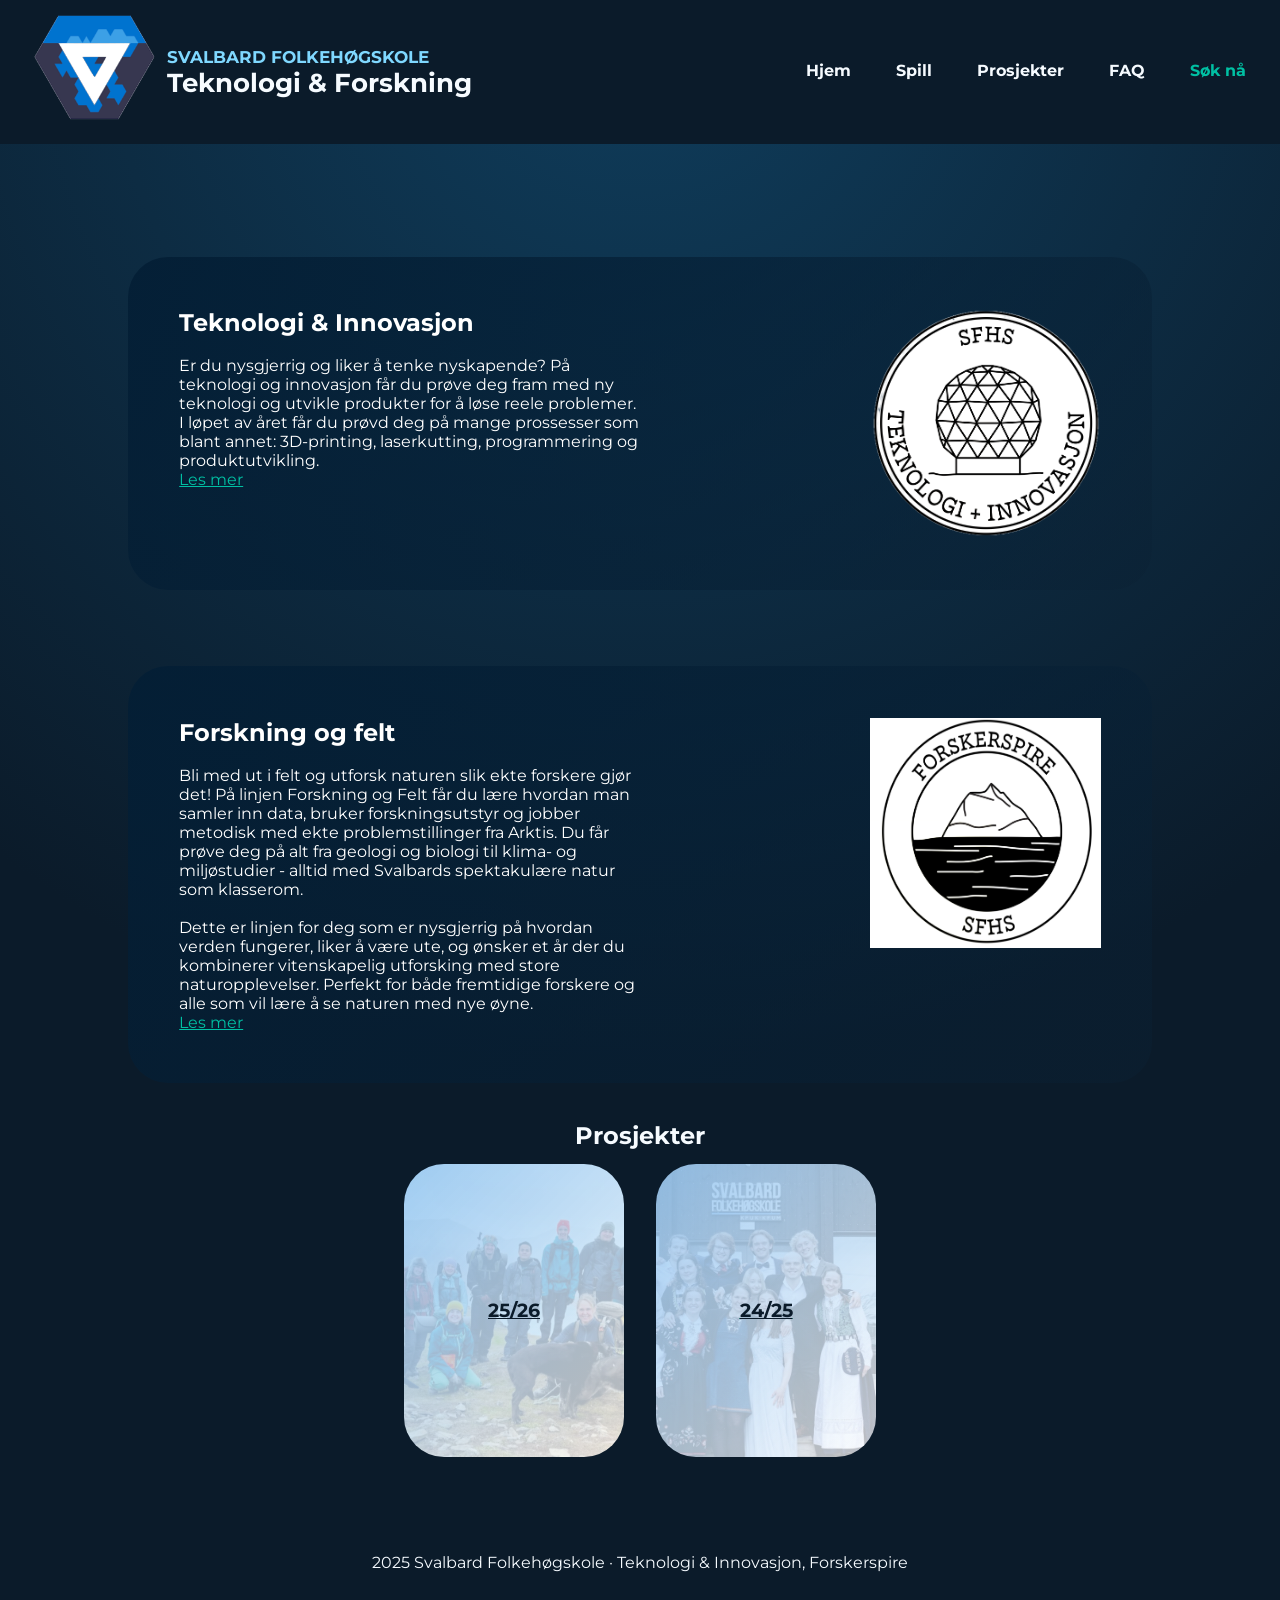
<file: index.html>
<!DOCTYPE html>
<html lang="nb">
  <head>
    <meta charset="UTF-8" />
    <meta name="viewport" content="width=device-width, initial-scale=1.0" />
    <link rel="preconnect" href="https://fonts.googleapis.com" />
    <link rel="preconnect" href="https://fonts.gstatic.com" crossorigin />
    <link
      href="https://fonts.googleapis.com/css2?family=Montserrat:wght@300;400;600;700&family=Space+Grotesk:wght@400;600&display=swap"
      rel="stylesheet"
    />

    <link rel="stylesheet" href="./meny.css" />
    <link rel="icon" type="image/x-icon" href="SFHS_logo.ico" />
    <title>Home</title>

    <style>
      /*____________________________Main____________________________________*/
      main {
        display: flex;
        flex-direction: column;
        align-items: center;
      }
      /*____________________________Infocards____________________________________*/
      .info-card {
        margin-top: 6%;
        width: 80%;
        padding: 4%;
        border-radius: 40px;
        display: flex;
        justify-content: space-between;
        color: white;
      }
      #card-tekno {
        background: linear-gradient(
            135deg,
            rgba(3, 30, 53, 0.9),
            rgba(11, 33, 52, 0.4)
          ),
          url("https://svalbardfolkehogskole.no/wp-content/uploads/2023/10/IMG_5757-768x1024.jpg")
            center/cover;
      }
      #card-forsker {
        background: linear-gradient(
            135deg,
            rgba(3, 30, 53, 0.9),
            rgba(11, 33, 52, 0.4)
          ),
          url("https://svalbardfolkehogskole.no/wp-content/uploads/2020/12/FS-Cecilia2-1-832x1024.jpg")
            center/cover;
      }
      .info-card > div {
        width: 50%;
      }
      .info-card > div > img {
        width: 50%;
        aspect-ratio: 1/1;
      }
      
      .card-img-con {
        display: flex;
        flex-direction: column;
        justify-content: left;
        align-items: end;
      }
      article > div > a {
        color: var(--accent);
      }
      /*____________________________Kull____________________________________*/
      .kull-con {
        display: flex;
        justify-content: center;
        margin-top: 3%;
        gap: 2rem;
        flex-wrap: wrap;
      }
      .kull-card {
        cursor: pointer;
        color: var(--night);
        background-color: snow;
        flex: 1 1 calc(25% - 2rem);
        min-width: 220px;
        max-width: 320px;
        aspect-ratio: 3/4;
        display: flex;
        flex-direction: column;
        align-items: center;
        justify-content: space-evenly;
        border-radius: 40px;
        margin-bottom: 2rem;
      }

  @media (max-width: 600px) {
  .kull-card {
    min-width: 150px;
    max-width: 180px; 
    flex: 1 1 calc(50% - 1rem); 
  }
  .info-card > div > p, a{
        font-size: 3vw;
      }
      .info-card > div > h2{
        font-size: 4vw;
      }
}

      #prosjekter {
        scroll-margin-top: 110px;
        color: var(--snow);
      }
      /*____________________________Veit ikkje koffor ditta er nødvendig, men ja____________________________________*/
      h3 {
        color: var(--night);
        text-decoration: underline var(--night);
      }
    </style>
  </head>
  <body>
    <header class="navbar">
      <a href="./index.html">
        <img src="./bilder/SFHS_logo.png" alt="" id="logo" />
      </a>
      <div class="title">
        <div id="title-over">SVALBARD FOLKEHØGSKOLE</div>
        <div id="title-under">Teknologi & Forskning</div>
      </div>
      <div class="menu-collapsed"><p>Meny</p></div>
      <nav class="menu">
        <a href="index.html">Hjem</a>
        <a href="spill.html">Spill</a>
        <a href="index.html#prosjekter">Prosjekter</a>
        <a href="faq.html">FAQ</a>
        <a
          href="https://www.folkehogskole.no/skole/svalbard/soknad"
          target="_blank"
          >Søk nå</a
        >
      </nav>
    </header>

    <main>
      <article class="info-card" id="card-tekno">
        <div>
          <h2>Teknologi & Innovasjon</h2>
          <br />
          <p>
            Er du nysgjerrig og liker å tenke nyskapende?
            På teknologi og innovasjon får du prøve deg 
            fram med ny teknologi og utvikle produkter for å løse reele problemer.
            I løpet av året får du prøvd deg på mange prossesser som blant annet: 3D-printing, laserkutting, programmering og produktutvikling.
          </p>
          <a
            href="https://svalbardfolkehogskole.no/linjer/innovasjon-og-teknologi/"
            target="_blank"
            >Les mer</a
          >
        </div>
        <div class="card-img-con">
          <img src="./bilder/Tekno-Logo.png" alt="" />
        </div>
      </article>

      <article class="info-card" id="card-forsker">
        <div>
          <h2>Forskning og felt</h2>
          <br />
          <p>
            Bli med ut i felt og utforsk naturen slik ekte forskere gjør det! På
            linjen Forskning og Felt får du lære hvordan man samler inn data,
            bruker forskningsutstyr og jobber metodisk med ekte
            problemstillinger fra Arktis. Du får prøve deg på alt fra geologi og
            biologi til klima- og miljøstudier - alltid med Svalbards
            spektakulære natur som klasserom.
            <br /><br />
            Dette er linjen for deg som er nysgjerrig på hvordan verden
            fungerer, liker å være ute, og ønsker et år der du kombinerer
            vitenskapelig utforsking med store naturopplevelser. Perfekt for
            både fremtidige forskere og alle som vil lære å se naturen med nye
            øyne.
          </p>
          <a
            href="https://svalbardfolkehogskole.no/linjer/forskning-og-felt-svalbard/"
            target="_blank"
            >Les mer</a
          >
        </div>
        <div class="card-img-con">
          <img src="./bilder/Forsker-Logo.png" alt="" />
        </div>
      </article>
      <br /><br />
      <h2 id="prosjekter">Prosjekter</h2>
      <article class="kull">
        <div class="kull-con">
          <a href="./2025-2026/index.html">
            <div
              class="kull-card"
              style="
                background: linear-gradient(
                    135deg,
                    rgba(153, 200, 241, 0.9),
                    rgba(255, 255, 255, 0.733)
                  ),
                  url('./bilder/Snapchat-1931596108_Original.png') center/cover;
              "
            >
              <div>
                <h3>25/26</h3>
              </div>
            </div>
          </a>

          <a href="./2024-2025/index.html">
            <div
              class="kull-card"
              style="
                background: linear-gradient(
                    135deg,
                    rgba(153, 200, 241, 0.9),
                    rgba(255, 255, 255, 0.733)
                  ),
                  url('./bilder/Image.jpg') center/cover;
              "
            >
              <div>
                <h3>24/25</h3>
              </div>
            </div>
          </a>
        </div>
      </article>
    </main>
    <footer>
      <p>2025 Svalbard Folkehøgskole · Teknologi & Innovasjon, Forskerspire</p>
    </footer>
    <script src="./meny.js"></script>
    <script>

    </script>
  </body>
</html>
</file>
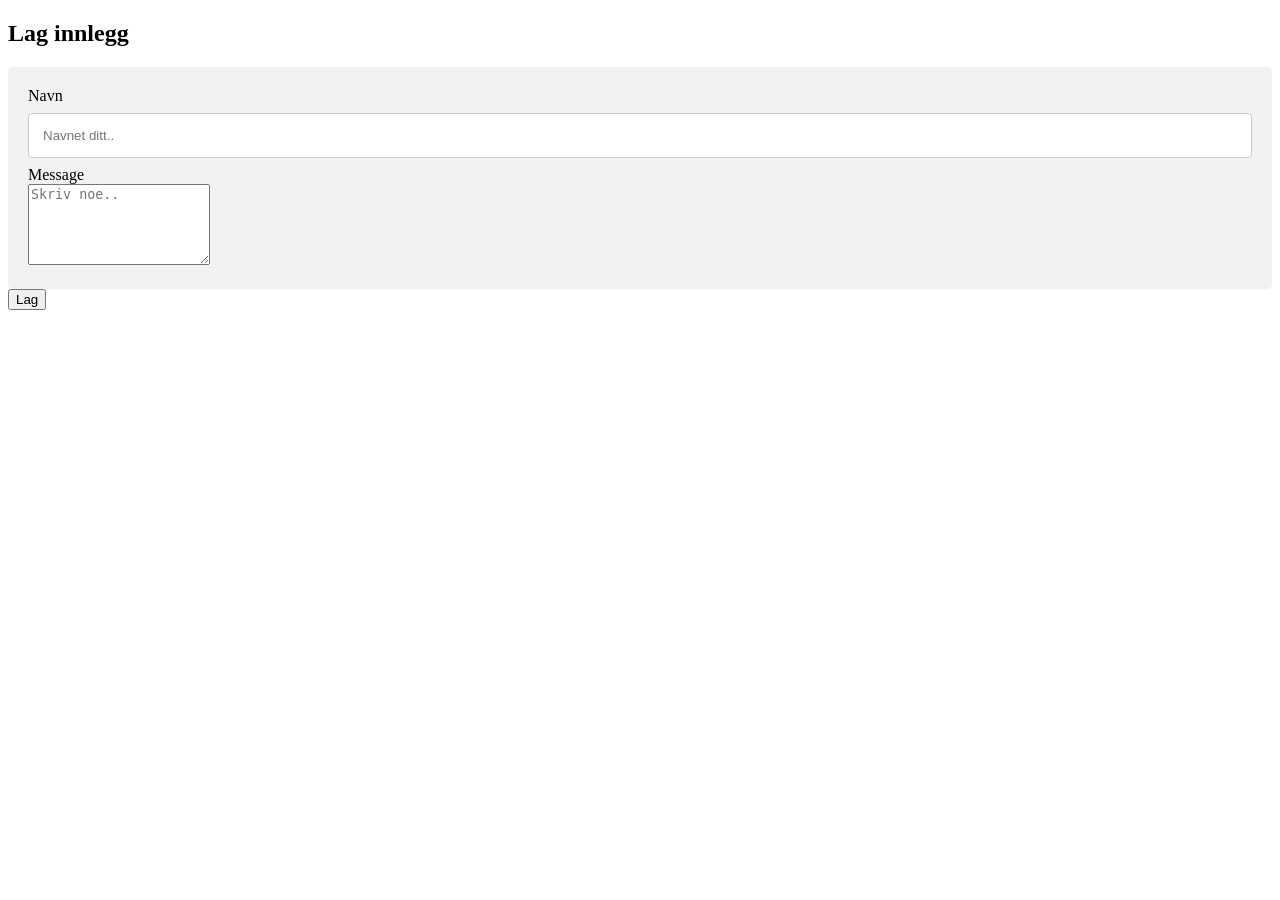
<file: bilder/ammoprosjektet_prosjekt/index.html>
<!DOCTYPE html>
<html>
  <style>
    form {
      border-radius: 5px;
      background-color: #f2f2f2;
      padding: 20px;
    }

    label {
      display: block;
    }

    input[type="text"],
    select {
      width: 100%;
      padding: 14px;
      margin: 8px 0;
      display: inline-block;
      border: 1px solid #ccc;
      border-radius: 4px;
      box-sizing: border-box;
    }

    input[type="submit"] {
      width: 100%;
      background-color: #4caf50;
      color: white;
      padding: 14px;
      margin: 8px 0;
      border: none;
      border-radius: 4px;
      cursor: pointer;
    }

    input[type="submit"]:hover {
      background-color: #45a049;
    }
  </style>
  <body>
    <h2>Lag innlegg</h2>

    <form action="/action_page.php">
      <label for="fname">Navn</label>
      <input type="text" id="fname" name="Navn" placeholder="Navnet ditt.." />

      <label for="message">Message</label>
      <textarea
        id="message"
        name="message"
        placeholder="Skriv noe.."
        rows="5"
      ></textarea>
    </form>
    <button>Lag</button>

    <script>
      inlegger = [];

      let nameForm = document.getElementById("fname");
      let messageForm = document.getElementById("message");

      let name = "";
      let message = "";

      let button = document.querySelector("button");

      button.addEventListener("click", () => {
        name = nameForm.value;
        message = messageForm.value;
        console.log(name);
        console.log(message);
      });
    </script>
  </body>
</html>
</file>
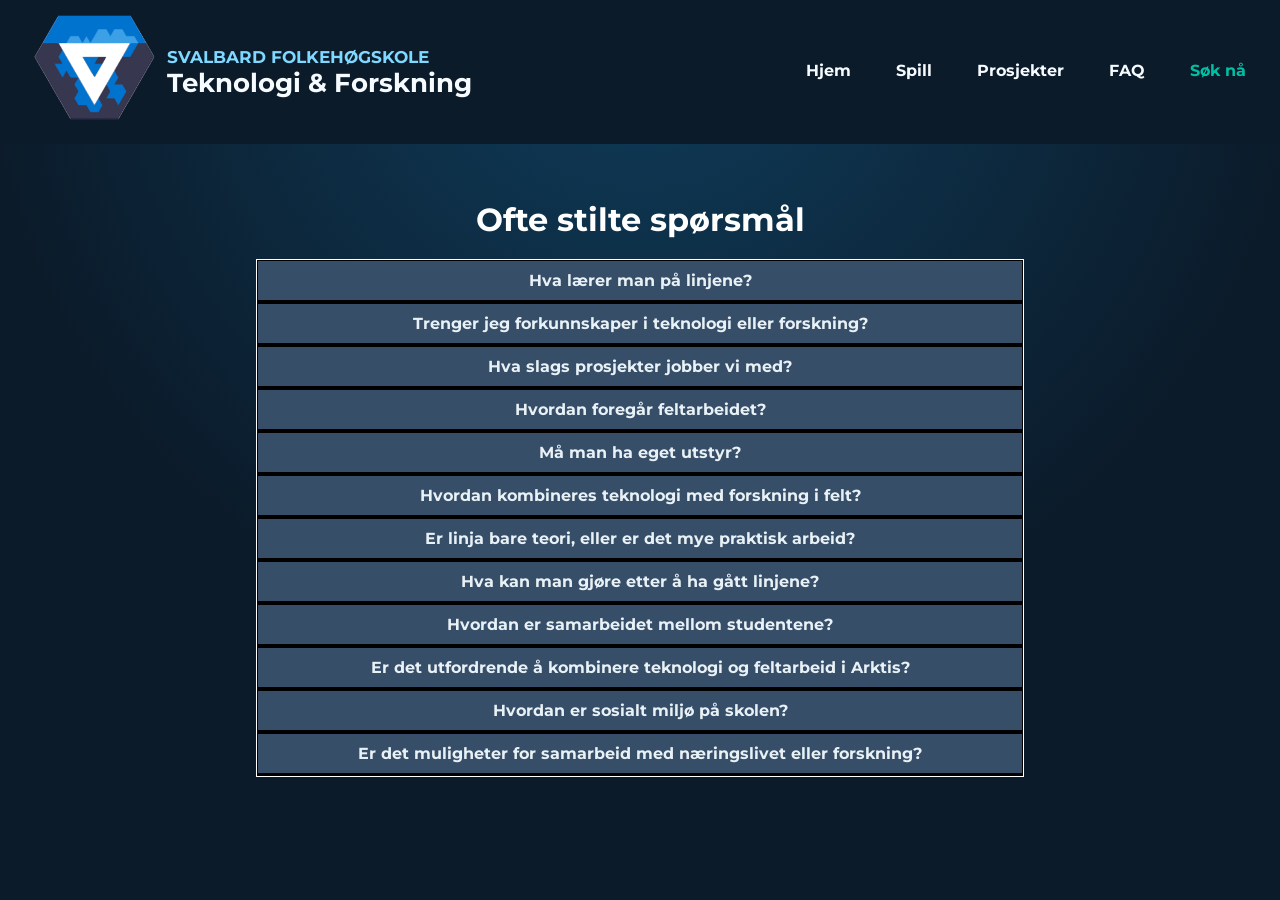
<file: faq.html>
<!DOCTYPE html>
<html lang="en">
  <head>
    <meta charset="UTF-8" />
    <meta name="viewport" content="width=device-width, initial-scale=1.0" />
    <link rel="preconnect" href="https://fonts.googleapis.com" />
    <link rel="preconnect" href="https://fonts.gstatic.com" crossorigin />
    <link
      href="https://fonts.googleapis.com/css2?family=Montserrat:wght@300;400;600;700&family=Space+Grotesk:wght@400;600&display=swap"
      rel="stylesheet"
    />
    <link rel="stylesheet" href="./meny.css" />
    <link rel="icon" type="image/x-icon" href="SFHS_logo.ico" />
    <title>FAQ</title>
  </head>
  <body>
    <header class="navbar">
      <a href="./index.html">
        <img src="./bilder/SFHS_logo.png" alt="" id="logo" />
      </a>
      <div class="title">
        <div id="title-over">SVALBARD FOLKEHØGSKOLE</div>
        <div id="title-under">Teknologi & Forskning</div>
      </div>
      <div class="menu-collapsed"><p>Meny</p></div>
      <nav class="menu">
        <a href="index.html">Hjem</a>
        <a href="spill.html">Spill</a>
        <a href="index.html#prosjekter">Prosjekter</a>
        <a href="faq.html">FAQ</a>
        <a
          href="https://www.folkehogskole.no/skole/svalbard/soknad"
          target="_blank"
          >Søk nå</a
        >
      </nav>
    </header>

    <h1>Ofte stilte spørsmål</h1>
    <div class="faq-container">
      <div class="question-container">
        <div class="question"><p>Hva lærer man på linjene?</p></div>
        <div class="answer">
          <p>
            På disse linjene får du en kombinasjon av praktisk teknologi- og
            innovasjonsarbeid og forskningsmetoder i felt. Du lærer blant annet
            datanalyse, datainnsamling og prosjekter i samarbeid med lokale
            bedrifter og forskere.
            <br /><br />
            <strong>Teknologi og innovasjon</strong> jobber med smarte løsninger
            ved bruk av teknologi. Dette kan for eksempel vere å lage et produkt
            ved hjelp av laserkutting eller 3D-printing. <br /><br />
            <strong>Forsker og felt</strong> jobber med analyser, forskning av
            plankton og natur på Svalbard.
          </p>
        </div>
      </div>
      <div class="question-container">
        <div class="question">
          <p>Trenger jeg forkunnskaper i teknologi eller forskning?</p>
        </div>
        <div class="answer">
          <p>
            Nei, linja er åpen for alle. Vi tilpasser undervisningen etter nivå,
            så både nybegynnere og de med erfaring vil få utfordringer. Det
            viktigste er nysgjerrighet og vilje til å lære.
          </p>
        </div>
      </div>
      <div class="question-container">
        <div class="question"><p>Hva slags prosjekter jobber vi med?</p></div>
        <div class="answer">
          <p>
            <strong>Teknologi og Innovasjon:</strong> prototyper, programmering,
            3D printing, droner og smarte løsninger i forhold til bærekraftig
            teknologi. <br /><br />
            <strong>Forskeri Felt:</strong> datainnsamling i naturen, målinger
            av miljøparametere, analyser av arktiske forhold. <br /><br />
            <strong>Ofte kombineres disse:</strong> for eksempel kan dere lage
            sensorer som samler data i felt til egne forskningsprosjekter.
          </p>
        </div>
      </div>
      <div class="question-container">
        <div class="question"><p>Hvordan foregår feltarbeidet?</p></div>
        <div class="answer">
          <p>
            Feltarbeid kan være alt fra korte turer i nærområdet til
            snøscooter-turer i arktiske omgivelser. Vi lærer sikkerhet,
            måleteknikker og dokumentasjon, samtidig som teknologi brukes til å
            effektivisere og forbedre forskningen.
          </p>
        </div>
      </div>
      <div class="question-container">
        <div class="question"><p>Må man ha eget utstyr?</p></div>
        <div class="answer">
          <p>
            Skolen stiller med det meste av utstyr som droner, sensorer,
            teknologi og måleinstrumenter. For feltarbeid anbefales varme klær,
            støvler og personlig sikkerhetsutstyr. Anbefalt med egen PC
            <i>(Ikke absolutt nødvendig)</i>.
          </p>
        </div>
      </div>
      <div class="question-container">
        <div class="question">
          <p>Hvordan kombineres teknologi med forskning i felt?</p>
        </div>
        <div class="answer">
          <p>
            Mange prosjekter bruker teknologi til å gjøre forskningen mer
            nøyaktig og effektiv. Eksempel: sensorer måler temperatur, vind
            eller snødybde, data analyseres digitalt, og teknologiske
            instrumenter brukes til å teste løsninger under realistiske forhold.
          </p>
        </div>
      </div>
      <div class="question-container">
        <div class="question">
          <p>Er linja bare teori, eller er det mye praktisk arbeid?</p>
        </div>
        <div class="answer">
          <p>
            Linja er veldig praktisk. Vi bruker mye tid på prosjekter,
            eksperimenter, feltarbeid og prototyper. Teorien støtter praktisk
            arbeid og gjør det lettere å forstå hvorfor og hvordan vi gjør ting.
          </p>
        </div>
      </div>
      <div class="question-container">
        <div class="question">
          <p>Hva kan man gjøre etter å ha gått linjene?</p>
        </div>
        <div class="answer">
          <p>
            Du får erfaring som kan brukes i mange retninger:
            teknologiutvikling, innovasjon, miljø- og naturforskning,
            datainnsamling, prosjektledelse, eller videre studier innen
            ingeniørfag, biologi, arktisk forskning eller miljøteknologi.
          </p>
        </div>
      </div>
      <div class="question-container">
        <div class="question">
          <p>Hvordan er samarbeidet mellom studentene?</p>
        </div>
        <div class="answer">
          <p>
            Samarbeid er en viktig del av linja. Prosjekter gjøres ofte i
            grupper, og man lærer både å utvikle egne ideer og å integrere
            teknologiske løsninger med feltdata. Tverrfaglighet står sentralt.
          </p>
        </div>
      </div>
      <div class="question-container">
        <div class="question">
          <p>
            Er det utfordrende å kombinere teknologi og feltarbeid i Arktis?
          </p>
        </div>
        <div class="answer">
          <p>
            Ja, men det er også det som gjør det spennende! Kulde, vind og snø
            krever kreative løsninger og gode sikkerhetsrutiner. Samtidig gir
            det en unik erfaring man ikke får andre steder.
          </p>
        </div>
      </div>
      <div class="question-container">
        <div class="question"><p>Hvordan er sosialt miljø på skolen?</p></div>
        <div class="answer">
          <p>
            Folkehøgskolen legger stor vekt på fellesskap og sosialt liv. Du vil
            bli en del av et inkluderende miljø, med mange felles aktiviteter,
            turer og prosjekter.
          </p>
        </div>
      </div>
      <div class="question-container">
        <div class="question">
          <p>
            Er det muligheter for samarbeid med næringslivet eller forskning?
          </p>
        </div>
        <div class="answer">
          <p>
            Vi har ofte samarbeid med lokale bedrifter, forskningsinstitusjoner
            og forskere som gir deg erfaring med virkelige prosjekter og
            innovasjon.
          </p>
        </div>
      </div>
    </div>
  </body>

  <style>
    h1 {
      text-align: center;
      margin-top: 20px;
      color: white;
    }

    .faq-container {
      width: 60%;
      margin: 20px auto;
      display: flex;
      flex-direction: column;
      border: 1px solid white;
    }

    .question-container > * {
      background-color: rgb(84, 84, 84);
      border: 1px solid black;

      display: flex; /* For å få teksten til å sentrere skikkelig */
      align-items: center;
      padding-left: 30px;
    }

    .question {
      height: 40px;
      background-color: #374e69;
      color: #e8f1f5;
      height: fit-content;
      padding: 10px;
    }

    .question:hover {
      background-color: #2b3b4d;
    }

    .question > p {
      font-weight: bold;
      margin: 0 auto;
      text-align: center;
    }

    .answer {
      max-height: 0;
      overflow: hidden;
      transition: max-height 0.3s ease-out;
      padding-left: 10px;
      background-color: #4a6280;
    }

    .answer > p {
      padding: 10px;
      color: white;
    }

    .answer.display {
      transition: max-height 0.3s ease-in;
      max-height: 500px;
    }

    @media screen and (max-width: 640px) {
      .faq-container {
        width: 85%;
      }
      .answer.display {
        height: fit-content;
        max-height: none;
        transition: none;
      }
    }

    @supports (-webkit-touch-callout: none) {
      .answer.display {
        height: -webkit-fit-content;
        max-height: none;
        transition: none;
      }
    }
  </style>

  <script>
    const questionContainer = document.querySelector(".question-container");
    const question = document.querySelectorAll(".question");
    const answer = document.querySelectorAll(".answer");

    question.forEach((q, i) => {
      q.addEventListener("click", () => {
        for (let j = 0; j < answer.length; j++) {
          if (j !== i) {
            answer[j].classList.remove("display");
          }
        }
        answer[i].classList.toggle("display");
      });
    });
  </script>
  <script src="meny.js"></script>
</html>
</file>
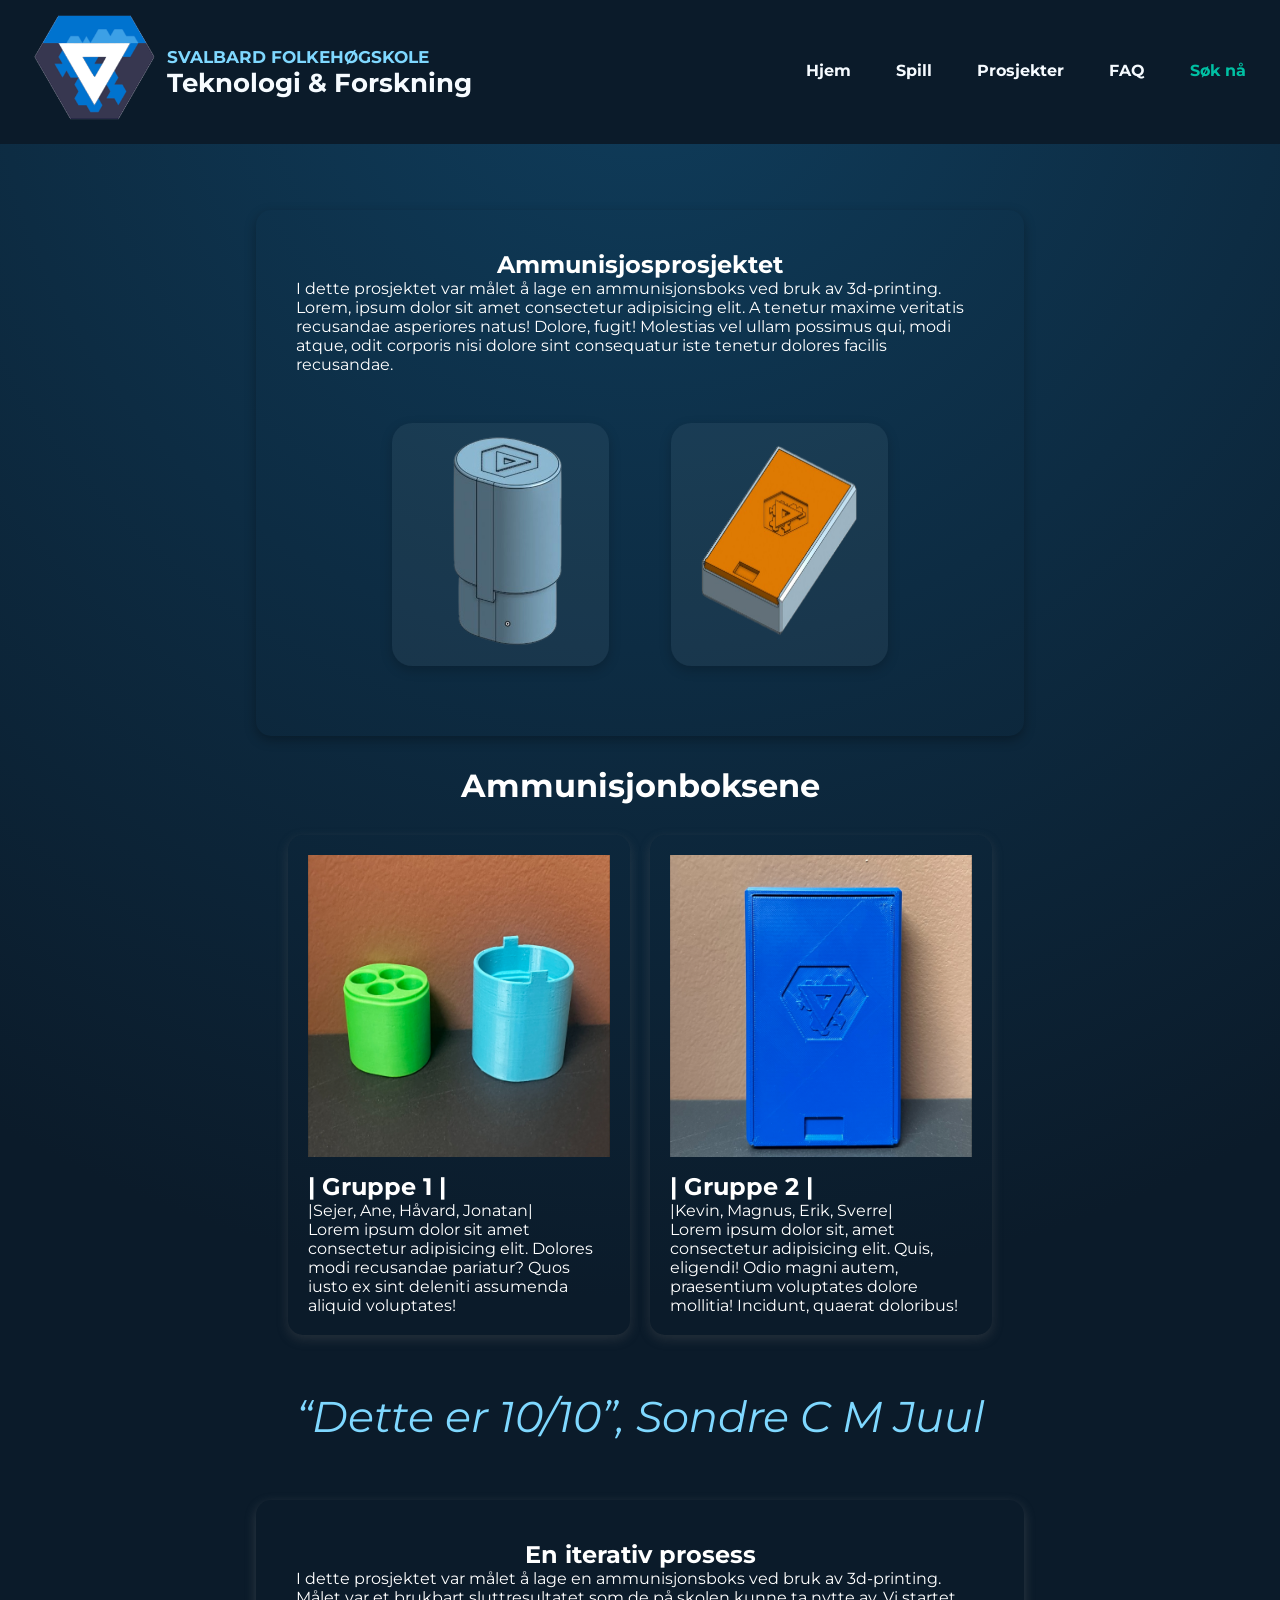
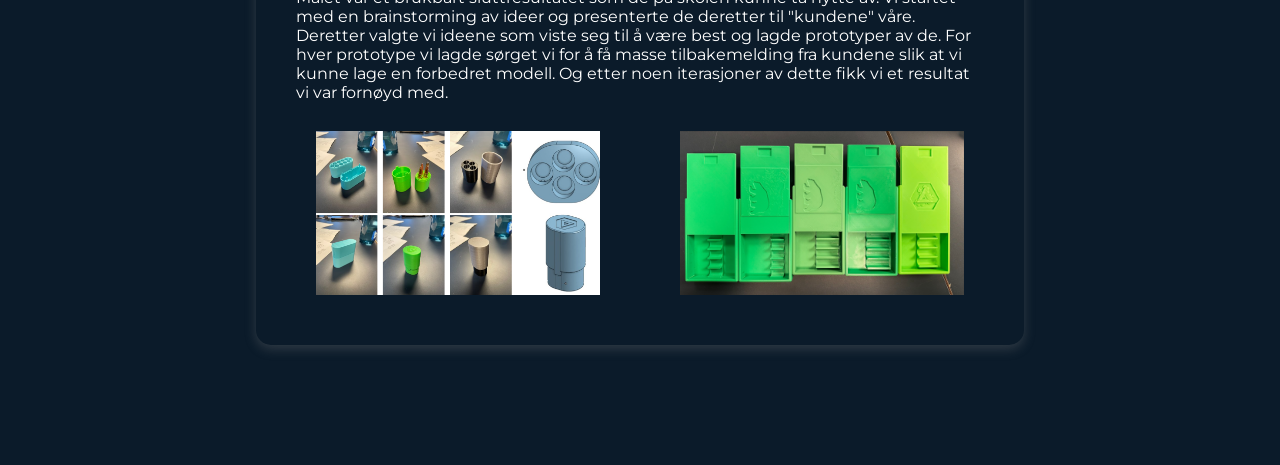
<file: 2025-2026/ammoprosjektet.html>
<!DOCTYPE html>
<html lang="en">
  <head>
    <meta charset="UTF-8" />
    <meta name="viewport" content="width=device-width, initial-scale=1.0" />
    <title>Ammunisjonsboks - Prosjekt</title>
    <link rel="preconnect" href="https://fonts.googleapis.com" />
    <link rel="preconnect" href="https://fonts.gstatic.com" crossorigin />
    <link
      href="https://fonts.googleapis.com/css2?family=Montserrat:wght@300;400;600;700&family=Space+Grotesk:wght@400;600&display=swap"
      rel="stylesheet"
    />
    <link rel="stylesheet" href="../meny.css" />
    <link rel="icon" type="image/x-icon" href="../SFHS_logo.ico" />
  </head>
  <body>
    <header class="navbar">
      <a href="./index.html">
        <img src="../bilder/SFHS_logo.png" alt="" id="logo" />
      </a>
      <div class="title">
        <div id="title-over">SVALBARD FOLKEHØGSKOLE</div>
        <div id="title-under">Teknologi & Forskning</div>
      </div>
      <div class="menu-collapsed"><p>Meny</p></div>
      <nav class="menu">
        <a href="../index.html">Hjem</a>
        <a href="../spill.html">Spill</a>
        <a href="../index.html#prosjekter">Prosjekter</a>
        <a href="../faq.html">FAQ</a>
        <a
          href="https://www.folkehogskole.no/skole/svalbard/soknad"
          target="_blank"
          >Søk nå</a
        >
      </nav>
    </header>
    <div class="infoboks">
      <h2>Ammunisjosprosjektet</h2>
      <p>
        I dette prosjektet var målet å lage en ammunisjonsboks ved bruk av
        3d-printing. Lorem, ipsum dolor sit amet consectetur adipisicing elit. A
        tenetur maxime veritatis recusandae asperiores natus! Dolore, fugit!
        Molestias vel ullam possimus qui, modi atque, odit corporis nisi dolore
        sint consequatur iste tenetur dolores facilis recusandae.
        <br /><br />
      </p>
      <div class="produkterContainer">
        <img src="../bilder/3dammoboks1-removebg-preview.png" alt="" />
        <img src="../bilder/3dammoboks2-removebg-preview.png" alt="" />
      </div>
    </div>

    <h1>Ammunisjonboksene</h1>

    <div class="beskrivelserContainer">
      <div class="ammoboks1">
        <img src="../bilder/ammoboks1.png" alt="" />
        <div class="beskrivelse">
          <h2>| Gruppe 1 |</h2>
          <p>|Sejer, Ane, Håvard, Jonatan|</p>
          <!-- TODO: Legge til ekte tekst -->
          Lorem ipsum dolor sit amet consectetur adipisicing elit. Dolores modi
          recusandae pariatur? Quos iusto ex sint deleniti assumenda aliquid
          voluptates!
        </div>
      </div>
      <div class="ammoboks2">
        <img src="../bilder/ammoboks2.png" alt="" />
        <div class="beskrivelse">
          <h2>| Gruppe 2 |</h2>
          <p>|Kevin, Magnus, Erik, Sverre|</p>
          <!-- TODO: Legge til ekte tekst -->
          Lorem ipsum dolor sit, amet consectetur adipisicing elit. Quis,
          eligendi! Odio magni autem, praesentium voluptates dolore mollitia!
          Incidunt, quaerat doloribus!
        </div>
      </div>
    </div>
    <blockquote class="big-quote">“Dette er 10/10”, Sondre C M Juul</blockquote>

    <div class="infoboks prosess-container">
      <h2>En iterativ prosess</h2>
      <p>
        I dette prosjektet var målet å lage en ammunisjonsboks ved bruk av
        3d-printing. Målet var et brukbart sluttresultatet som de på skolen
        kunne ta nytte av. Vi startet med en brainstorming av ideer og
        presenterte de deretter til "kundene" våre. Deretter valgte vi ideene
        som viste seg til å være best og lagde prototyper av de. For hver
        prototype vi lagde sørget vi for å få masse tilbakemelding fra kundene
        slik at vi kunne lage en forbedret modell. Og etter noen iterasjoner av
        dette fikk vi et resultat vi var fornøyd med.
        <br /><br />
      </p>
      <div class="iterasjonBilderContainer">
        <img src="../bilder/iterasjonerammoboks1.png" alt="" />
        <img src="../bilder/iterasjonerammoboks2.png" alt="" />
      </div>
    </div>
  </body>

  <style>
    * {
      color: #ffffff;
    }
    h1 {
      text-align: center;
      margin: 30px auto;
    }
    .produkterContainer {
      width: 90%;
      display: flex;
      justify-content: center;
      margin: 30px auto;
      gap: 10%;
    }

    .produkterContainer img {
      background: rgba(255, 255, 255, 0.05); /* subtle overlay */
      border-radius: 20px;
      box-shadow: 0 4px 12px rgba(0, 0, 0, 0.208);
    }

    .beskrivelserContainer {
      width: 55%;
      display: flex;
      justify-content: center;
      margin: auto;
      gap: 20px;
    }

    .beskrivelserContainer > div {
      display: flex;
      align-items: center;

      flex-direction: column;
      gap: 15px;

      padding: 20px;
      border-radius: 15px;

      box-shadow: 0 4px 12px rgba(99, 99, 99, 0.3);
    }

    .beskrivelserContainer div > img {
      width: 100%;
    }

    .infoboks {
      width: 60%;
      margin: 30px auto;
      border-radius: 15px;
      padding: 40px;
      box-shadow: 0 4px 12px rgba(0, 0, 0, 0.3);
    }
    .infoboks h2 {
      text-align: center;
    }
    .infoboks .iterasjonBilderContainer {
      display: flex;
      justify-content: center;
      gap: 20px;
    }
    .infoboks img {
      width: 35%;
      padding: 10px 30px;
    }

    .prosess-container {
      box-shadow: 0 4px 12px rgba(131, 131, 131, 0.3);
    }

    .prosess-container img {
      width: 50%;
    }

    .big-quote {
      font-size: 2.7rem;
      font-style: italic;
      text-align: center;
      margin: 50px auto;
      max-width: 700px;
      line-height: 1.5;
      color: #7fd8ff;
    }

    @media (max-width: 600px) {
    }

    @media (max-width: 1000px) {
      .beskrivelserContainer {
        flex-direction: column;
        width: 90%;
      }

      .beskrivelserContainer > div {
        display: flex;
        flex-direction: row;
      }
      .beskrivelserContainer > div > img {
        width: 40%;
        border-radius: 10px;
      }

      .produkterContainer img {
        width: 50%;
      }
      .infoboks .iterasjonBilderContainer {
        flex-direction: column;
        align-items: center;
      }

      .infoboks {
        width: 90%;
      }
      .infoboks .iterasjonBilderContainer img {
        width: 90%;
      }
    }
  </style>
  <script src="../meny.js"></script>
</html>
</file>
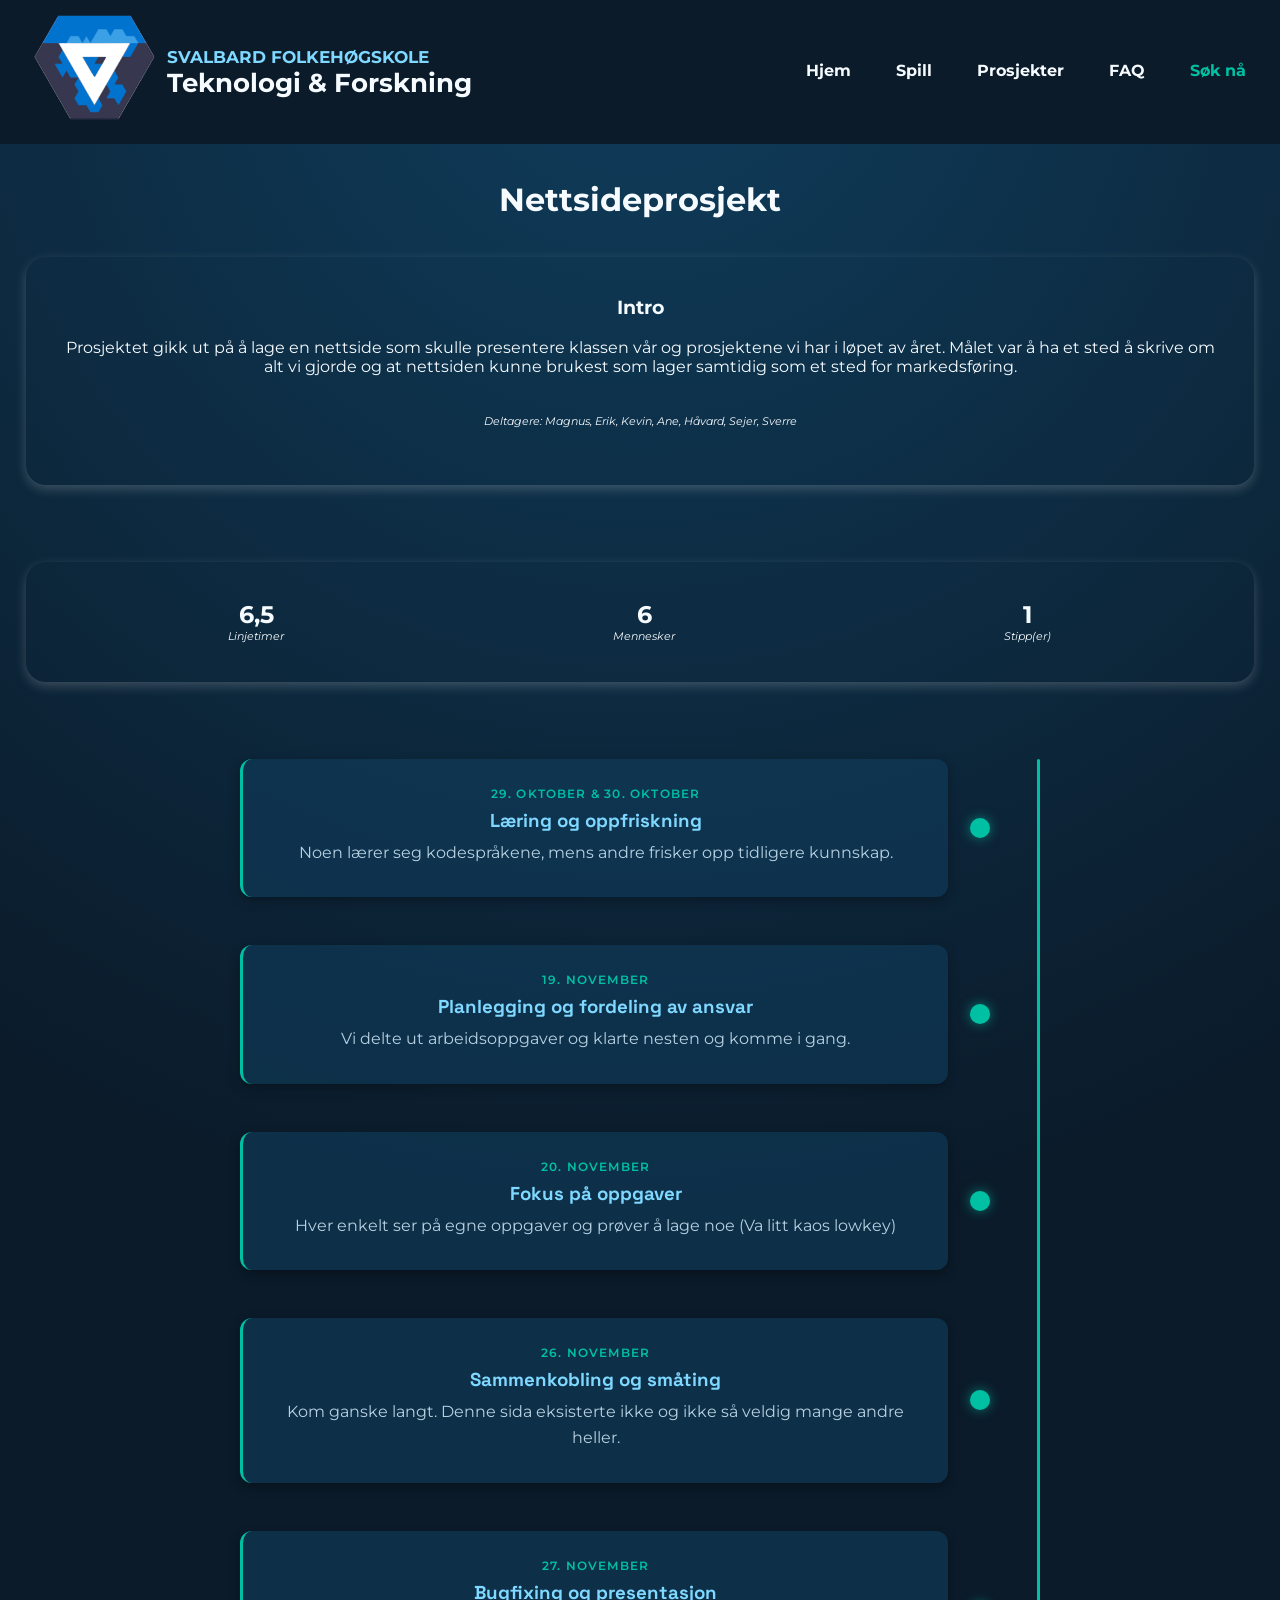
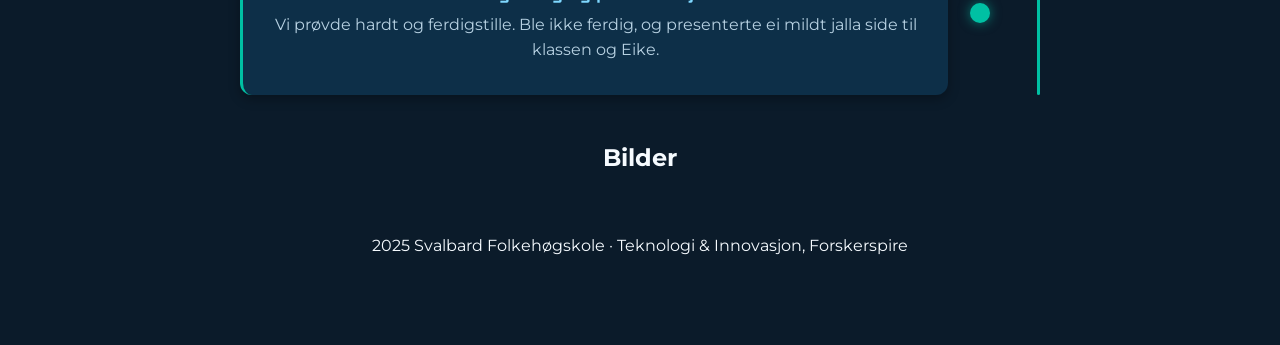
<file: 2025-2026/nettsideprosjekt.html>
<!DOCTYPE html>
<html lang="no">
<head>
    <meta charset="UTF-8" />
    <meta name="viewport" content="width=device-width, initial-scale=1.0" />
    <title>Nettside - Prosjekt</title>
    <link rel="preconnect" href="https://fonts.googleapis.com" />
    <link rel="preconnect" href="https://fonts.gstatic.com" crossorigin />
    <link href="https://fonts.googleapis.com/css2?family=Montserrat:wght@300;400;600;700&family=Space+Grotesk:wght@400;600&display=swap" rel="stylesheet"/>
    <link rel="stylesheet" href="../meny.css" />
    <link rel="icon" type="image/x-icon" href="../SFHS_logo.ico" />
    <link rel="stylesheet" href="../prosjekt.css">
</head>
<body>
    <header class="navbar">
        <a href="./index.html">
        <img src="../bilder/SFHS_logo.png" alt="" id="logo" />
        </a>
        <div class="title">
            <div id="title-over">SVALBARD FOLKEHØGSKOLE</div>
            <div id="title-under">Teknologi & Forskning</div>
        </div>
        <div class="menu-collapsed"><p>Meny</p></div>
            <nav class="menu">
                <a href="../index.html">Hjem</a>
                <a href="../spill.html">Spill</a>
                <a href="../index.html#prosjekter">Prosjekter</a>
                <a href="../faq.html">FAQ</a>
                <a href="https://www.folkehogskole.no/skole/svalbard/soknad" target="_blank">Søk nå</a>
            </nav>
    </header>
    <main>
        <center>
            <h1>Nettsideprosjekt</h1> <!--Prosjekt-tittel-->
            <div class="boks-con">
                <h3>Intro</h3>  <!--Hva er målet og grunnidé med prosjektet?-->
                <br>
                    <p>Prosjektet gikk ut på å lage en nettside som skulle presentere klassen vår og prosjektene vi har i løpet av året.
                        Målet var å ha et sted å skrive om alt vi gjorde og at nettsiden kunne brukest som lager samtidig som et sted for markedsføring.
                    </p>
                    <br><br>
                    <p class="note">Deltagere: Magnus, Erik, Kevin, Ane, Håvard, Sejer, Sverre</p> <!--Elever involvert-->
                    <br>
            </div>
            <div class="boks-con info">
                <div>
                    <h2>6,5</h2>
                    <p class="note">Linjetimer</p>
                </div>

                <div>
                    <h2>6</h2>
                    <p class="note">Mennesker</p>
                </div>

                <div>
                    <h2>1</h2>
                    <p class="note">Stipp(er)</p>
                </div>
            </div>
            <div class="timeline-con"> <!--Plan/gjennomføring i tidslinje-->
                <div class="timeline-block">
                    <div class="timeline-text">
                        <span class="timeline-week">29. Oktober & 30. Oktober</span>
                        <h3>Læring og oppfriskning</h3>
                        <p>Noen lærer seg kodespråkene, mens andre frisker opp tidligere kunnskap.</p>
                    </div>
                    <div class="dot"></div>
                </div>
                <div class="timeline-block">
                    <div class="timeline-text">
                        <span class="timeline-week">19. November</span>
                        <h3>Planlegging og fordeling av ansvar</h3>
                        <p>Vi delte ut arbeidsoppgaver og klarte nesten og komme i gang.</p>
                    </div>
                    <div class="dot"></div>
                </div>
                <div class="timeline-block">
                    <div class="timeline-text">
                        <span class="timeline-week">20. November</span>
                        <h3>Fokus på oppgaver</h3>
                        <p>Hver enkelt ser på egne oppgaver og prøver å lage noe (Va litt kaos lowkey)</p>
                    </div>
                    <div class="dot"></div>
                </div>
                <div class="timeline-block">
                    <div class="timeline-text">
                        <span class="timeline-week">26. November</span>
                        <h3>Sammenkobling og småting</h3>
                        <p>Kom ganske langt. Denne sida eksisterte ikke og ikke så veldig mange andre heller. </p>
                    </div>
                    <div class="dot"></div>
                </div>
                <div class="timeline-block">
                    <div class="timeline-text">
                        <span class="timeline-week">27. November</span>
                        <h3>Bugfixing og presentasjon</h3>
                        <p>Vi prøvde hardt og ferdigstille. Ble ikke ferdig, og presenterte ei mildt jalla side til klassen og Eike. </p>
                    </div>
                    <div class="dot"></div>
                </div>
            </div>
            <h2>Bilder</h2>
            <div class="prosjekt-bilder">

            </div>
        </center>
        
    </main>
    
    <footer>
        <p>2025 Svalbard Folkehøgskole · Teknologi & Innovasjon, Forskerspire</p>
    </footer>
    
    <script src="../meny.js"></script>
</body>
</html>
</file>
<file: meny.css>
:root {
  --night: #0b1b2a;
  --fjord: #0f3d5c;
  --glacier: #7fd8ff;
  --snow: #f6fbff;
  --ice: #b7d1e2;
  --accent: #00c0a3;
  --font-primary: "Montserrat", sans-serif;
  --font-secondary: "Space Grotesk", sans-serif;
}
body {
  margin: 0;
  background: radial-gradient(circle at top, var(--fjord) 0%, var(--night) 60%);
  min-height: 100vh;
  background-repeat: no-repeat;
  font-family: "Montserrat", sans-serif;
  padding-top: 20vh;
  padding-bottom: 10vh;
  color: var(--snow);
}

* {
  margin: 0;
  padding: 0;
  box-sizing: border-box;
}

.navbar {
  padding: 10px 20px;
  display: flex;
  background-color: var(--night);
  align-items: center;
  position: fixed;
  top: 0;
  width: 100%;
  z-index: 1000;
}

#logo {
  height: 15vh;
  margin-left: 5%;
}

.title {
  display: flex;
  flex-direction: column;
  justify-content: center;
  font-weight: bold;
  width: 50%;
  margin-right: 20px;
  margin-left: 1%;
}
#title-over {
  font-size: 1.3vw;
  color: var(--glacier);
}
#title-under {
  font-size: 2vw;
  color: var(--snow);
}

.menu-collapsed {
  display: none;
  font-weight: bold;
  cursor: pointer;
  margin-left: 80px;
}

.menu-collapsed p {
  display: flex;
  align-items: center;
  color: var(--snow);
  padding-right: 60px;
}

.menu {
  display: flex;
  gap: 45px;
  padding: 10px;
  justify-content: center;
  align-items: center;
  border-radius: 8px;
  padding: 0.5rem 0.75rem;
}

.menu a {
  text-decoration: none;
  color: var(--snow);
  font-weight: bold;
}

.menu a:last-child {
  color: var(--accent);
  min-width: 15%;
}

/*animation for menu*/
.menu.show-menu {
  display: flex;
}

nav a {
  position: relative;
  padding-bottom: 0.2rem;
}

nav a::after {
  content: "";
  position: absolute;
  left: 0;
  bottom: 0;
  width: 100%;
  height: 2px;
  background: var(--accent);
  transform: scaleX(0);
  transform-origin: left;
  transition: transform 0.2s ease;
}
a:hover::after {
  transform: scaleX(1);
}

footer {
  text-align: center;
  color: var(--snow);
  margin-top: 5%;
}

/* scroll shrink navbar */

#logo,
#title-over,
#title-under {
  transition: all 0.25s ease;
}

.navbar {
  height: 16vh;
  transition: padding 0.25s ease, background-color 0.25s ease;
}

.navbar.shrink {
  height: 10vh;
}

.navbar.shrink #logo {
  height: 10vh;
}

.navbar.shrink #title-over {
  font-size: 1vw;
}

.navbar.shrink #title-under {
  font-size: 1.6vw;
}

.menu {
  transition: top 0.25s ease-in-out;
}

@media (max-width: 800px) {
  .menu {
    flex-direction: column;
    gap: 10px;
    display: none;
    position: absolute;
    top: 107px;
    right: 10px;
    background-color: var(--night);
    align-items: center;
  }

  .menu.shrink {
    top: 67px;
  }

  .menu-collapsed {
    display: block;
    height: fit-content;
    width: fit-content;
  }
  .menu-collapsed p {
    margin-right: 40px;
  }

  .menu a {
    padding: 0.5rem 2rem;
  }

  #title-over {
    font-size: 2.2vw;
    color: var(--glacier);
  }
  #title-under {
    font-size: 2.7vw;
    color: white;
  }

  .navbar.shrink #title-over {
    font-size: 3vw;
  }

  .navbar.shrink #title-under {
    font-size: 2.8vw;
  }
}

@media (max-width: 600px) {
  #title-over {
    font-size: 2.7vw;
    color: var(--glacier);
  }
  #title-under {
    font-size: 3.4vw;
    color: white;
  }

  .navbar.shrink #title-over {
    font-size: 3.2vw;
  }

  .navbar.shrink #title-under {
    font-size: 3vw;
  }
  .menu-collapsed {
    width: fit-content;
  }

  .menu-collapsed p {
    text-align: center;
    margin-left: -60px;
  }
}
</file>
<file: prosjekt.css>
body{
    color: var(--snow);
}
.boks-con{
    margin:3% 2% 6% 2%;
    box-shadow: 0 4px 12px rgba(255, 255, 255, 0.2);
    border-radius: 20px;
    padding: 3%;
}
.note{
    font-size: 70%;
    font-style: italic;
}
.info{
    display: flex;
    justify-content: space-around;
    align-items: center;
}
.info>div{
    display: flex;
    flex-direction: column;
    align-items: center;
}
.timeline-con{
    width: 90%;
    max-width: 800px;
    margin: 3rem auto;
    position: relative;
    padding-right: 60px;
}
.timeline-con::after{
    content: "";
    position: absolute;
    right: 0;
    top: 0;
    bottom: 0;
    width: 3px;
    background: var(--accent);
    border-radius: 2px;
}
.timeline-block{
    display: flex;
    align-items: center;
    margin-bottom: 3rem;
    position: relative;
}
.timeline-text{
    flex: 1;
    background: rgba(15, 61, 92, 0.6);
    border-radius: 12px;
    padding: 1.5rem;
    border-left: 3px solid var(--accent);
    box-shadow: 0 4px 12px rgba(0, 0, 0, 0.3);
    margin-right: 2rem;
}
.timeline-text h3{
    margin: 0 0 0.5rem 0;
    color: var(--glacier);
    font-family: "Space Grotesk", sans-serif;
}
.timeline-text p{
    margin: 0.5rem 0;
    color: var(--ice);
    line-height: 1.6;
}
.timeline-week{
    display: inline-block;
    font-size: 0.75rem;
    text-transform: uppercase;
    letter-spacing: 0.1em;
    color: var(--accent);
    font-weight: 600;
    margin-bottom: 0.5rem;
}
.dot{
    width: 20px;
    height: 20px;
    min-width: 20px;
    background-color: var(--accent);
    border-radius: 50%;
    box-shadow: 0 0 12px rgba(0, 192, 163, 0.6);
    position: absolute;
    right: -10px;
    z-index: 2;
}
.line{
    display: none;
}

@media (max-width: 600px){
    .timeline-con{
        width: 95%;
        padding-right: 40px;
    }
    .timeline-con::after{
        right: 0;
    }
    .dot{
        width: 16px;
        height: 16px;
        min-width: 16px;
        right: -8px;
    }
    .timeline-text{
        padding: 1.2rem;
        margin-right: 1.5rem;
    }
}
.prosjekt-bilder{
    width: 85%;
    display: flex;
    justify-content: space-around;
}
</file>
